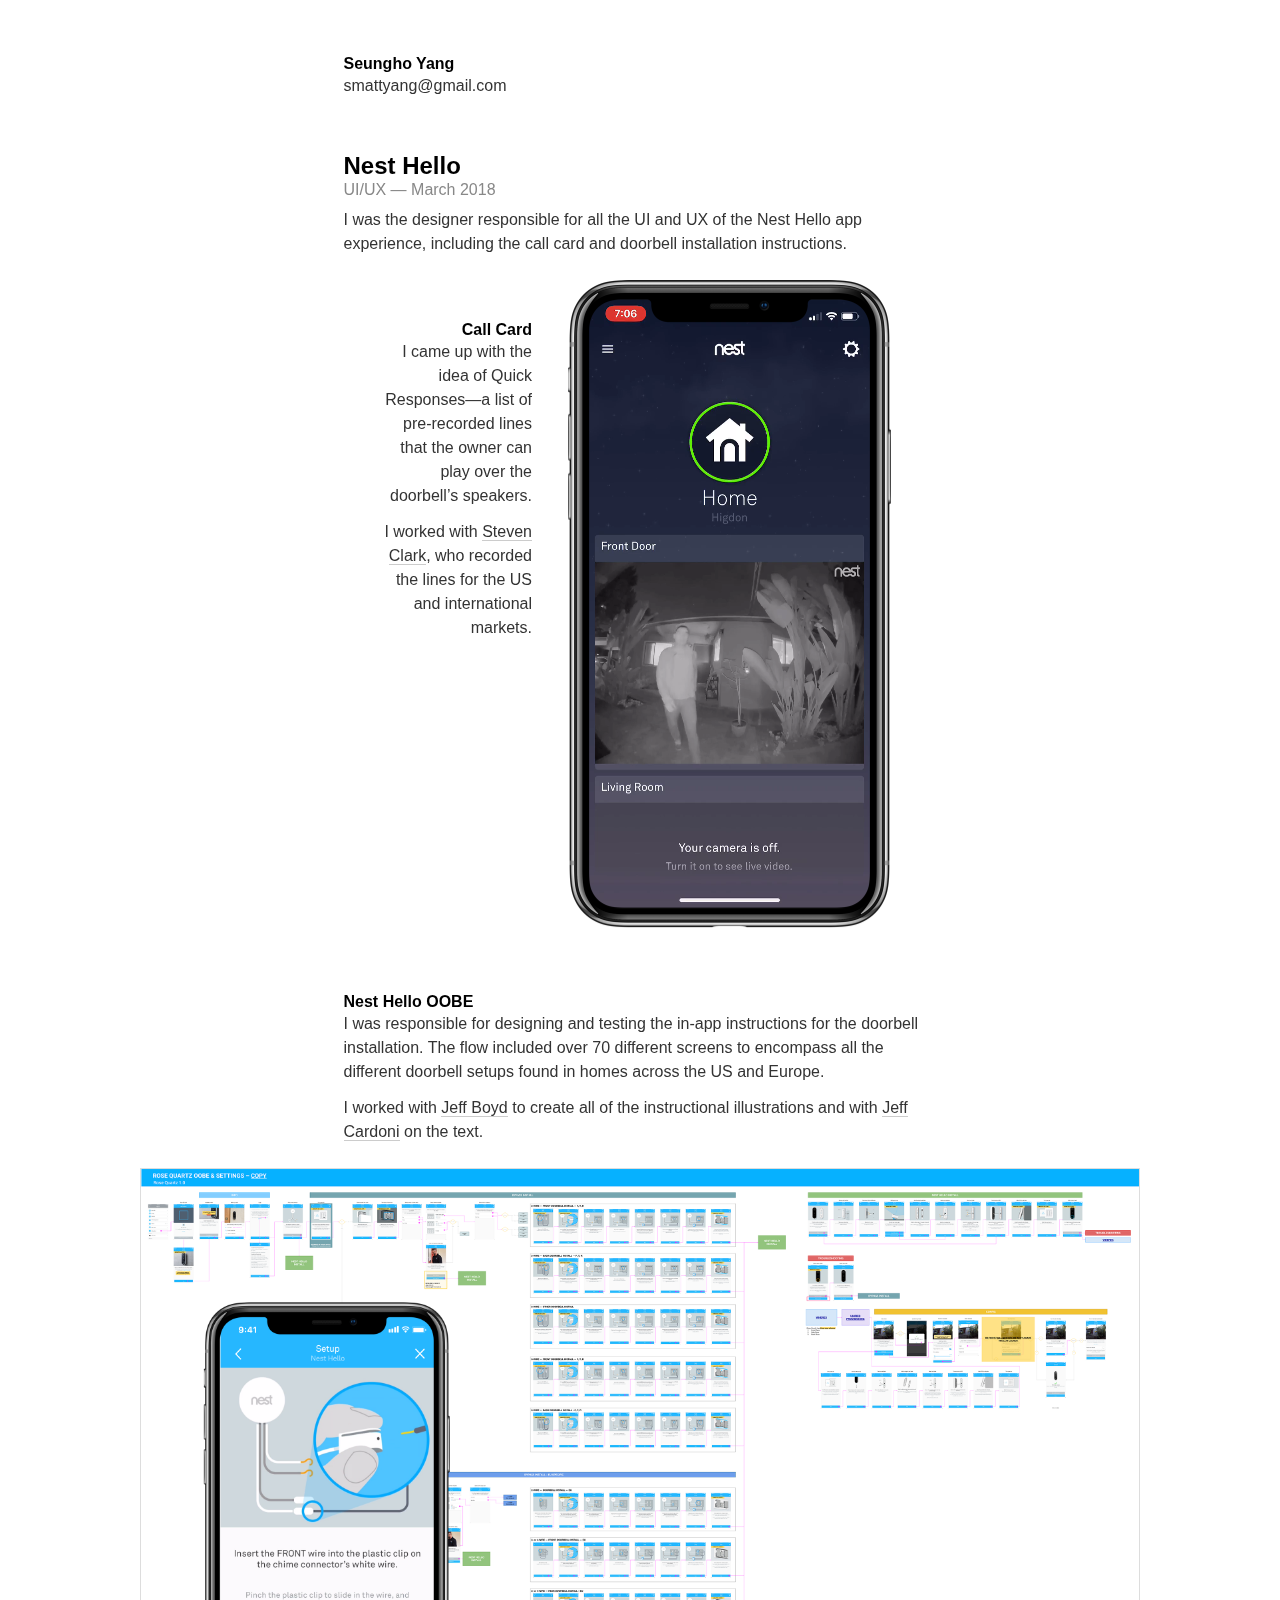
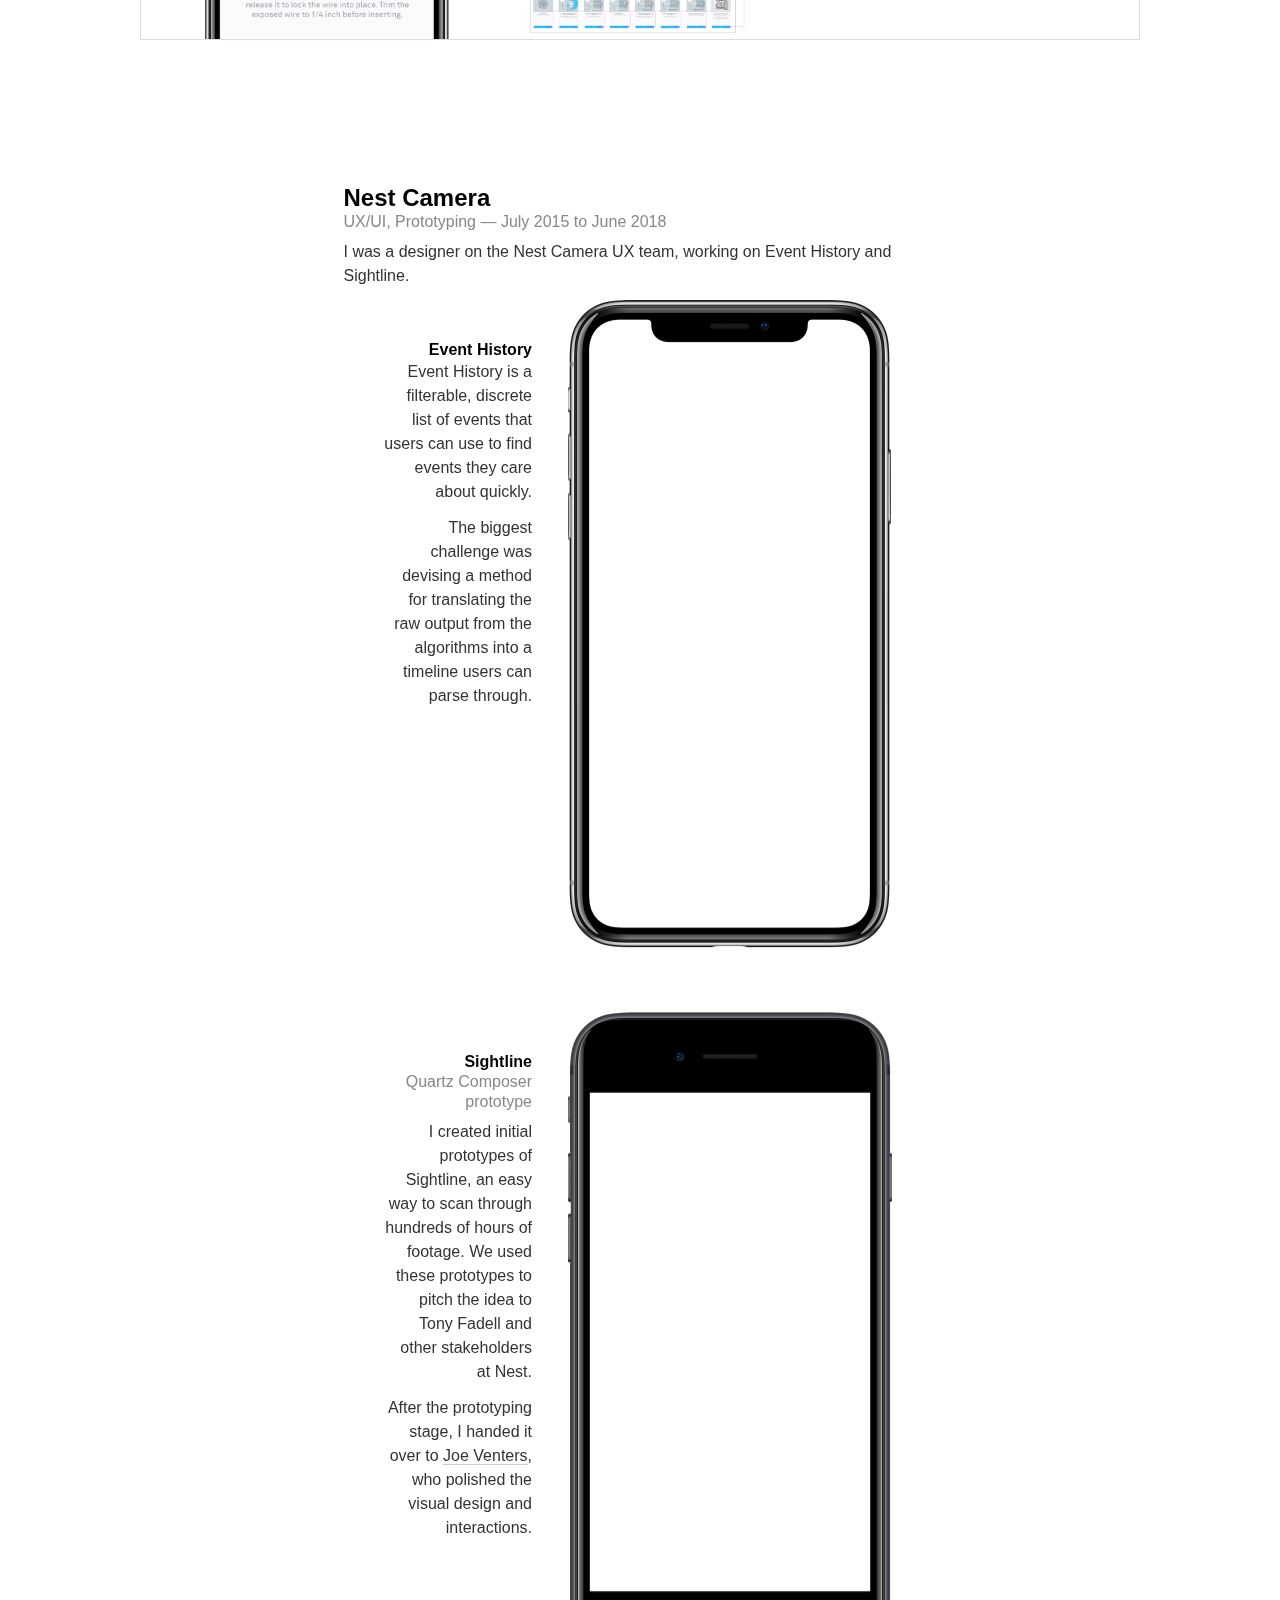
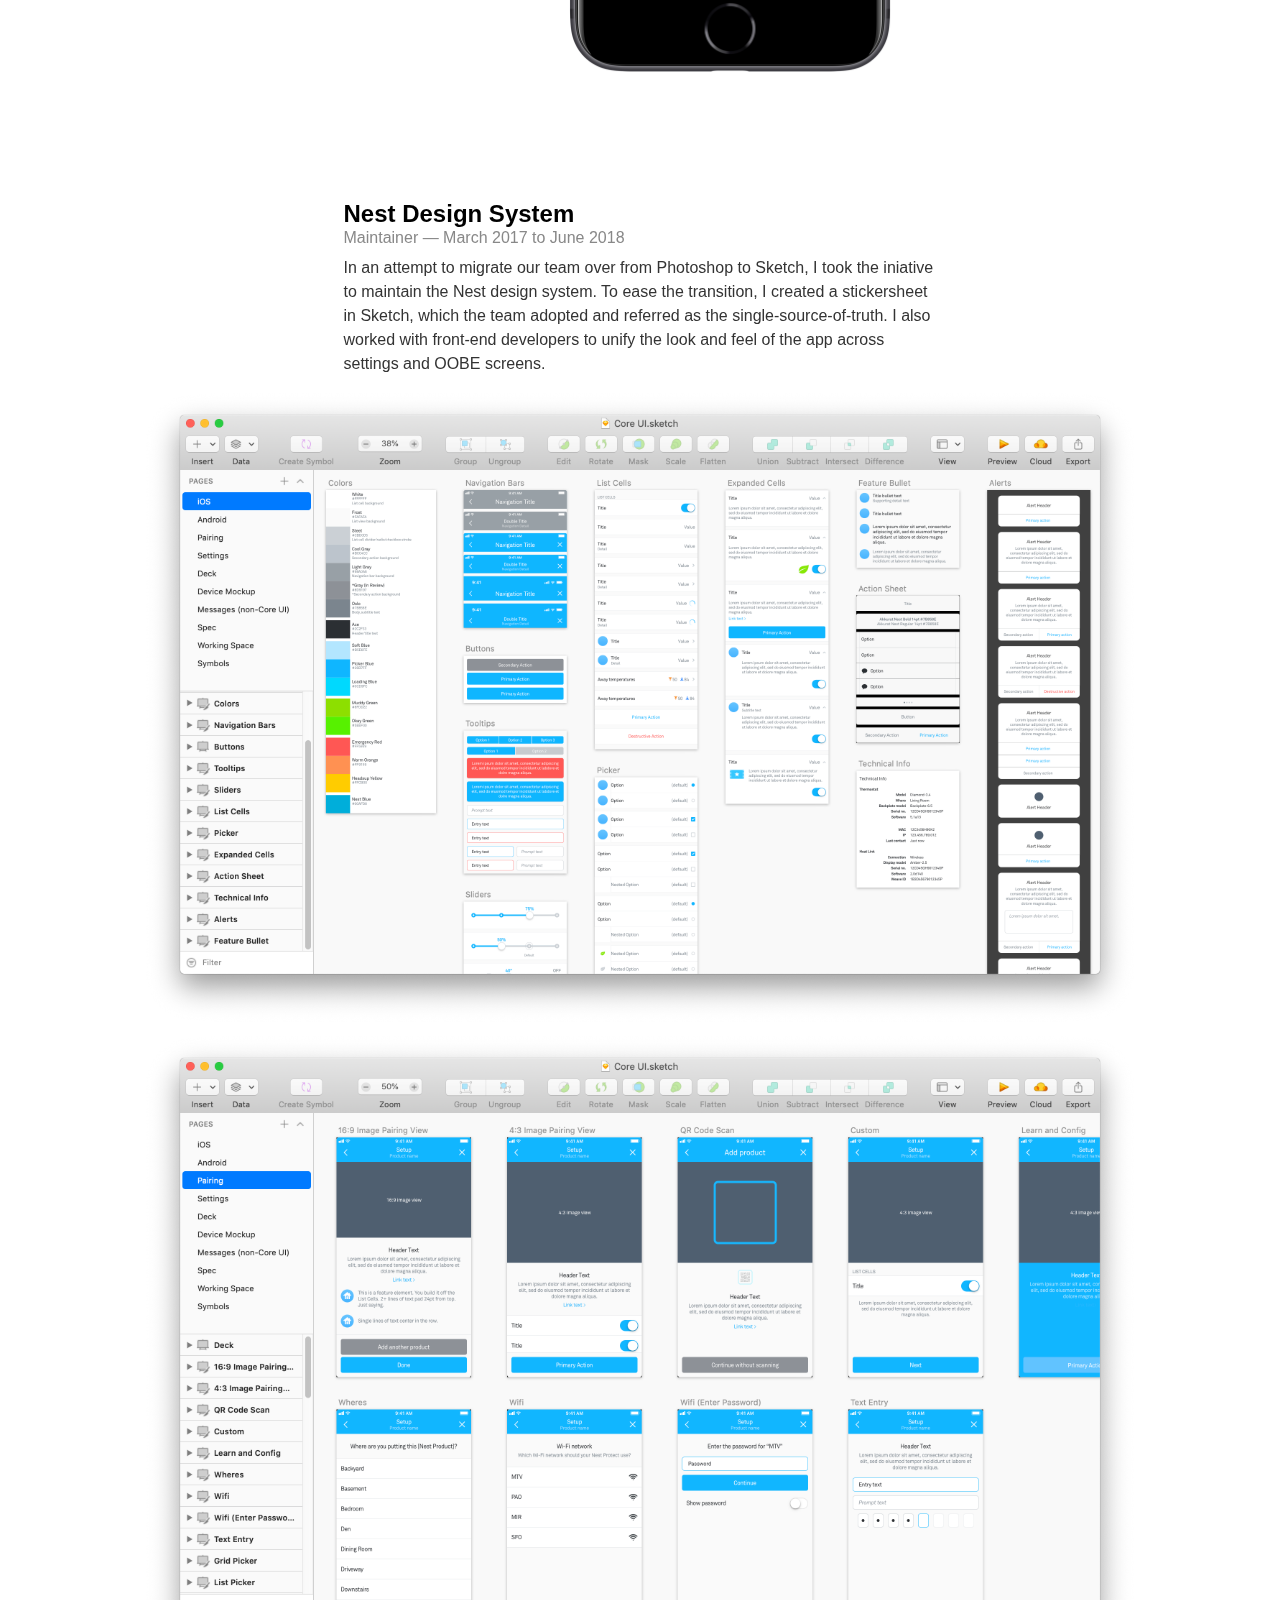
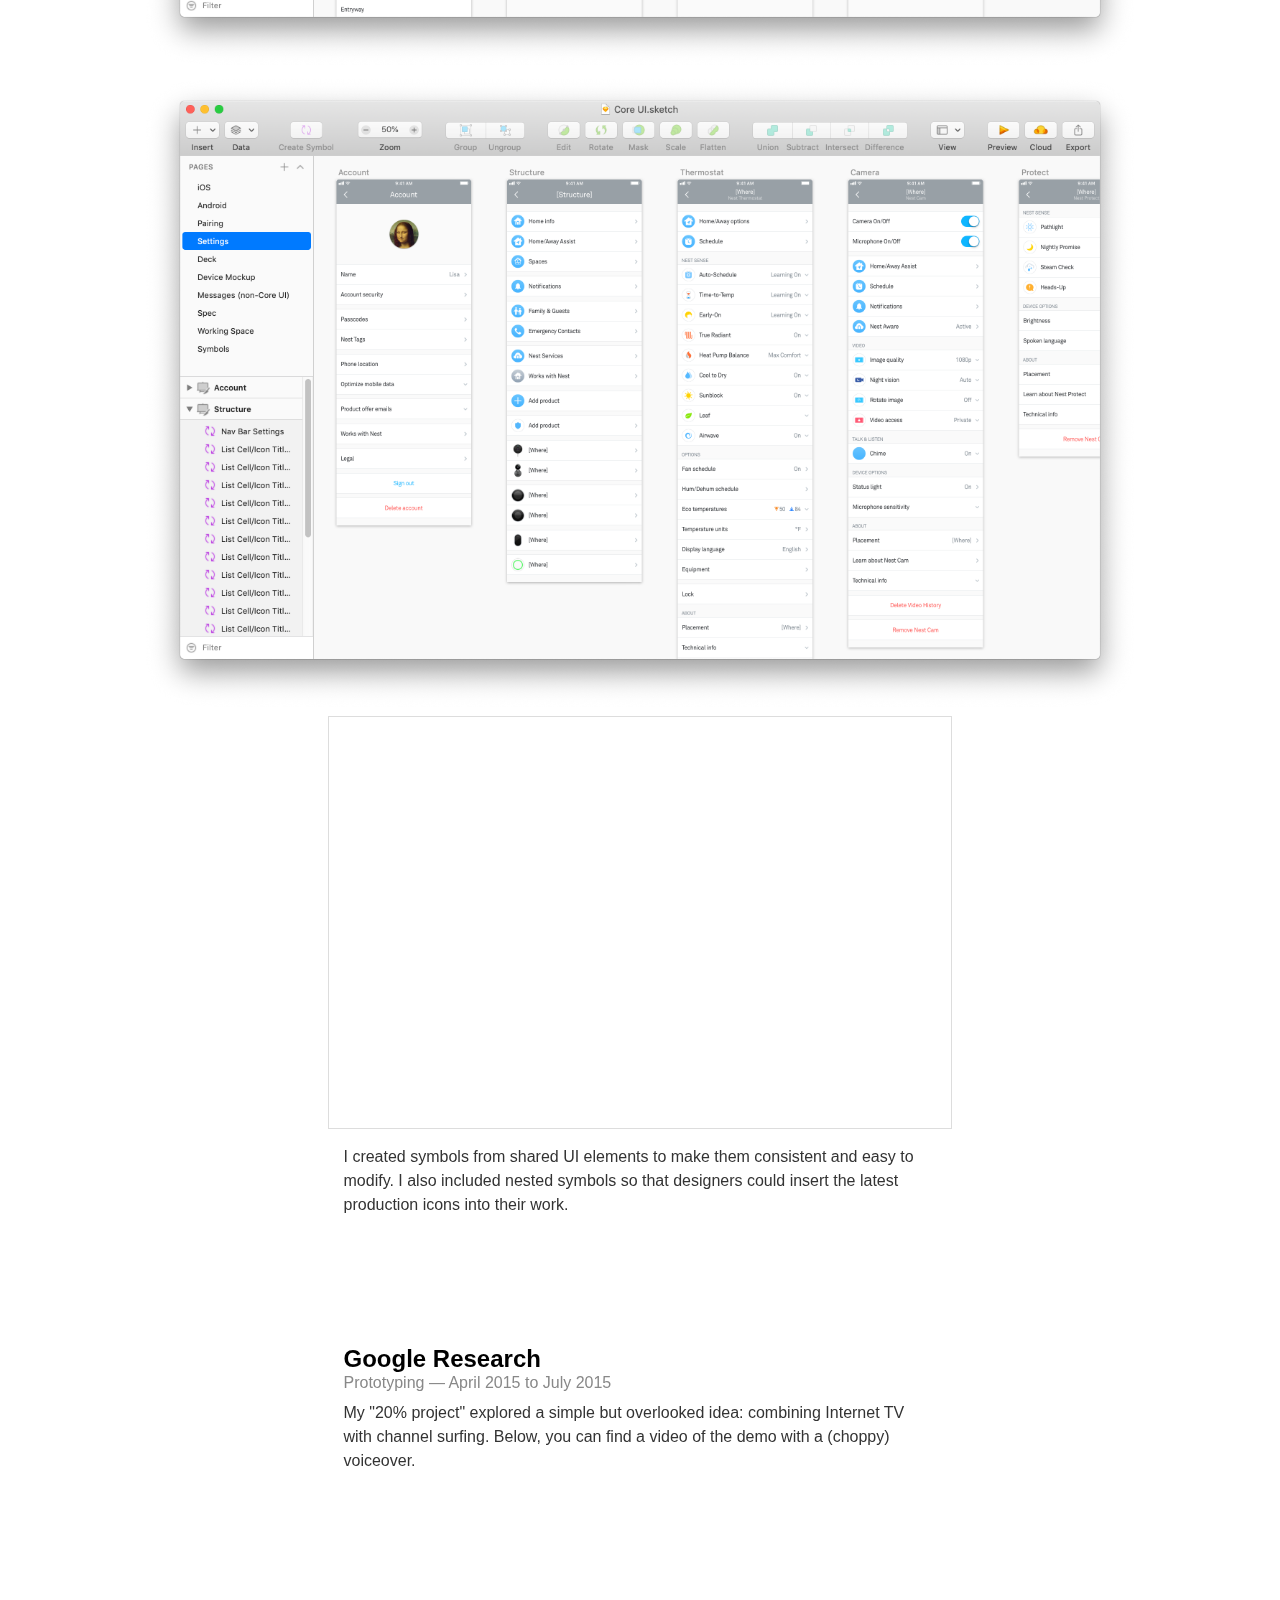
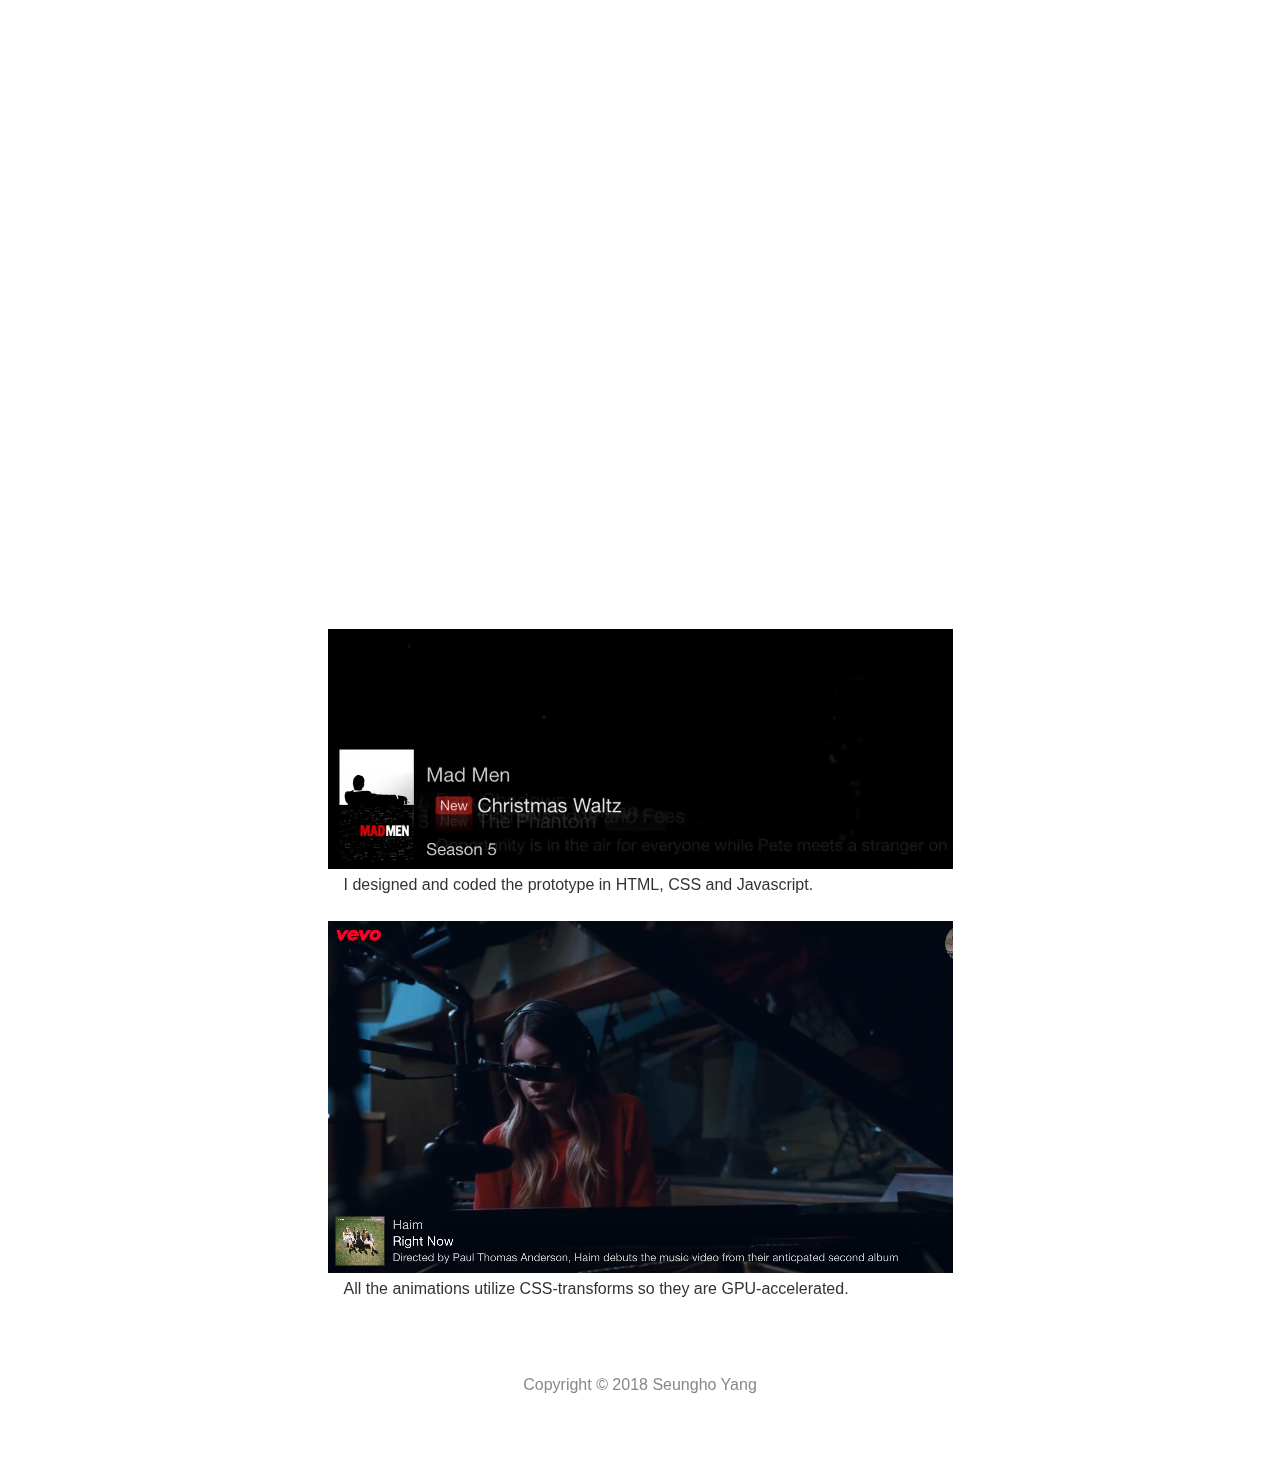
<file: index.html>
<!doctype html>
<html lang=en>
	<meta charset=utf-8>
	<title>Seungho's Portfolio</title>
	<link rel=stylesheet href=style.css>

	<meta name="viewport" content="width=device-width, initial-scale=1.0" />
	<!-- <link rel=stylesheet href=media.css> -->

	<div id="header">
		<h2>Seungho Yang</h2>
		<ul>
			<li><a href="mailto:smattyang@gmail.com">smattyang@gmail.com</a></li>
		</ul>
	</div>

	<div class="text">
		<h1>Nest Hello</h1>
		<h3>UI/UX — March 2018</h3>
		<p>I was the designer responsible for all the UI and UX of the Nest Hello app experience, including the call card and doorbell installation instructions.</p>
	</div>

	<div class="div-phone">
		<div class="caption-left">
			<h2>Call Card</h2>
			<p>I came up with the idea of Quick Responses—a list of pre-recorded lines that the owner can play over the doorbell’s speakers.</p>
			<p>I worked with <a href="https://www.linkedin.com/in/stevenclark/">Steven Clark</a>, who recorded the lines for the US and international markets.</p>
		</div>
		<div class="iphonex"><video autoplay loop muted playsinline src="v/call_card.mp4" class="screenshot-iphonex"></div>
	</div>

	<div class="text">
		<h2>Nest Hello OOBE</h2>
		<p>I was responsible for designing and testing the in-app instructions for the doorbell installation. The flow included over 70 different screens to encompass all the different doorbell setups found in homes across the US and Europe.</p>
		<p>I worked with <a href="https://www.linkedin.com/in/jeffreyboyd/">Jeff Boyd</a> to create all of the instructional illustrations and with <a href="https://www.linkedin.com/in/jrcardoni/">Jeff Cardoni</a> on the text. </p>
	</div>

	<div class="image-wide"><img src="i/oobe.png" class="responsive hairline"></div>

	<div class="text margin-top">
		<h1>Nest Camera</h1>
		<h3>UX/UI, Prototyping — July 2015 to June 2018</h3>
		<p>I was a designer on the Nest Camera UX team, working on Event History and Sightline.</p>
	</div>

	<div class="div-phone">
		<div class="caption-left">
			<h2>Event History</h2>
			<p>Event History is a filterable, discrete list of events  that users can use to find events they care about quickly.</p>
			<p>The biggest challenge was devising a method for translating the raw output from the algorithms into a timeline users can parse through.</p>
		</div>
		<div class="iphonex"><video autoplay loop muted playsinline src="v/event_history.mp4" class="screenshot-iphonex"></div>
	</div>

	<div class="div-phone">
		<div class="caption-left">
			<h2>Sightline</h2>
			<h3>Quartz Composer prototype</h3>
			<p>I created initial prototypes of Sightline, an easy way to scan through hundreds of hours of footage. We used these prototypes to pitch the idea to Tony Fadell and other stakeholders at Nest.</p>
			<p>After the prototyping stage, I handed it over to <a href="https://www.linkedin.com/in/vntrs/">Joe Venters</a>, who polished the visual design and interactions.</p>
		</div>
		<div class="iphone8"><video autoplay loop muted playsinline src="v/sightline.mp4" class="screenshot-iphone8"></div>
	</div>

	<div class="text margin-top">
		<h1>Nest Design System</h1>
		<h3>Maintainer — March 2017 to June 2018</h3>
		<p>In an attempt to migrate our team over from Photoshop to Sketch, I took the iniative to maintain the Nest design system. To ease the transition, I created a stickersheet in Sketch, which the team adopted and referred as the single-source-of-truth. I also worked with front-end developers to unify the look and feel of the app across settings and OOBE screens.</p>
	</div>

	<div class="image-wide"><img src="i/coreui1.png" class="responsive"></div>

	<div class="image-wide"><img src="i/coreui2.png" class="responsive"></div>

	<div class="image-wide"><img src="i/coreui3.png" class="responsive"></div>


	<div class="image-detail"><video autoplay loop muted playsinline src="v/coreui_symbols.mp4" class="responsive hairline"></div>
	<div class="text">
		<p>I created symbols from shared UI elements to make them consistent and easy to modify. I also included nested symbols so that designers could insert the latest production icons into their work.</p>
	</div>

	<div class="text margin-bottom">
		<p></p>
	</div>

	<div class="text margin-top">
		<h1>Google Research</h1>
		<h3>Prototyping — April 2015 to July 2015</h3>
		<p>My "20% project" explored a simple but overlooked idea: combining Internet TV with channel surfing. Below, you can find a video of the demo with a (choppy) voiceover.</p>
	</div>

	<div class="video-responsive"><iframe width="1000" height="300" src="https://www.youtube.com/embed/1103f8tdHJ0" frameborder="0" allow="autoplay; encrypted-media" allowfullscreen></iframe></div>

	<div class="text"></div>

	<div class="image-detail"><video autoplay loop muted playsinline src="v/episode_list.mp4" class="responsive"></div>
	<div class="text">
		<p>I designed and coded the prototype in HTML, CSS and Javascript.</p>
	</div>

	<div class="image-detail"><video autoplay loop muted playsinline src="v/grid.mp4" class="responsive"></div>
	<div class="text">
		<p>All the animations utilize CSS-transforms so they are GPU-accelerated.</p>
	</div>

	<div id="footer">
		<p>Copyright © 2018 Seungho Yang</p>
	</div>
</html>
</file>
